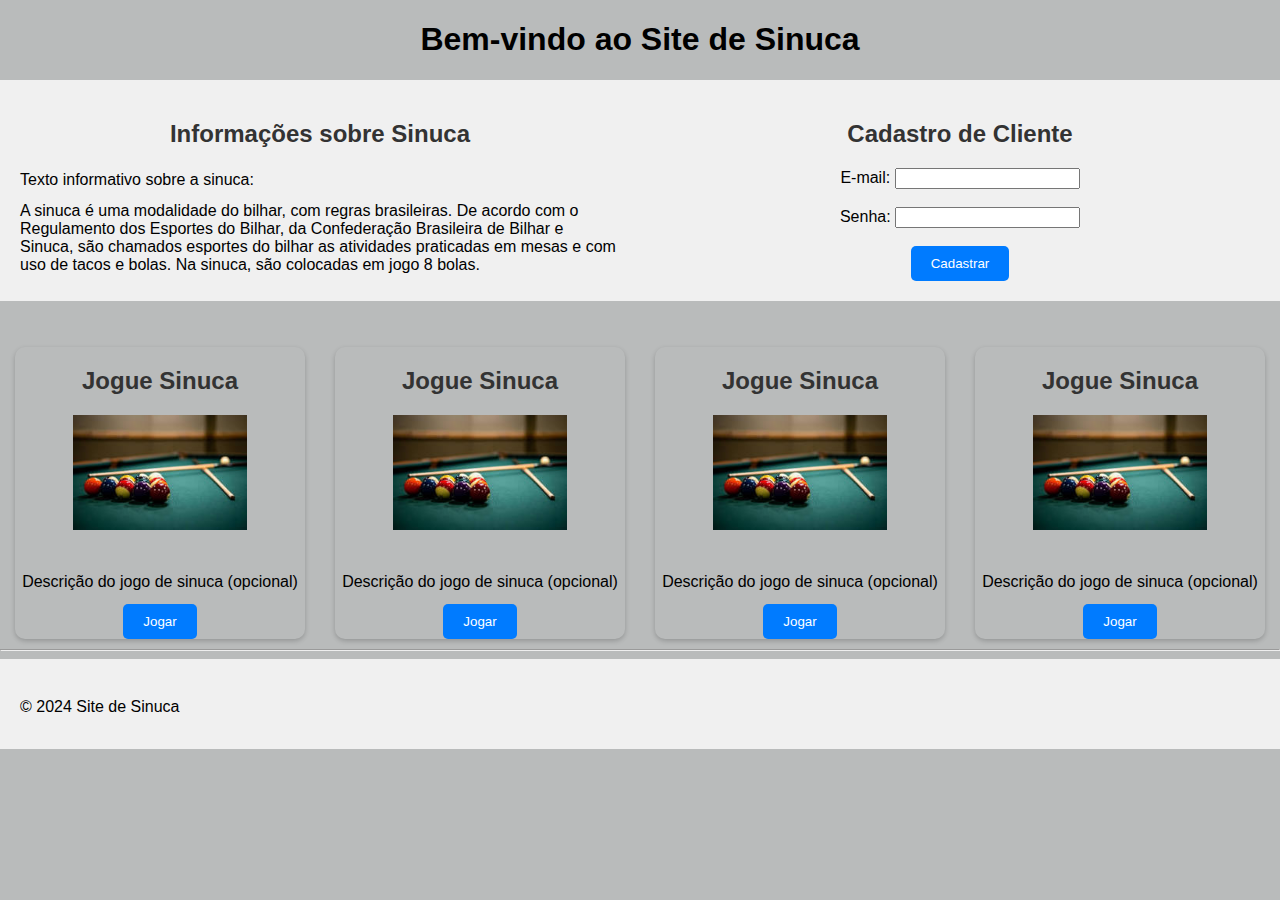
<file: JOAO_VINICIUS/index.html>
<!DOCTYPE html>
<html lang="en">
<head>
    <meta charset="UTF-8">
    <meta name="viewport" content="width=device-width, initial-scale=1.0">
    <link rel="stylesheet" href="style.css">
    <title>Site de Sinuca</title>
</head>
<body>
    <header>
        <h1>Bem-vindo ao Site de Sinuca</h1>
        
    </header>
        
    <main>
        <div class="principal">
            <section>
                <h2>Informações sobre Sinuca</h2>
                <p id="mensagem">Texto informativo sobre a sinuca:</p>
                A sinuca é uma modalidade do bilhar, com regras brasileiras. De acordo com o Regulamento dos Esportes do Bilhar, da Confederação Brasileira de Bilhar e Sinuca, são chamados esportes do bilhar as atividades praticadas em mesas e com uso de tacos e bolas. Na sinuca, são colocadas em jogo 8 bolas.
            </section>
            <section>
            <h2>Cadastro de Cliente</h2>
            <form id="cadastroForm">
                <label for="email">E-mail:</label>
                <input type="text" id="nome" name="nome" required><br><br>
                
                <label for="senha">Senha:</label>
                <input type="senha" id="senha" name="email" required><br><br>
                
                <button type="button" onclick="cadastrarCliente()">Cadastrar</button>
            </form>
            </section>
        </div>
        <p id="mensagem"></p>

        <script>
            function cadastrarCliente() {
                // Aqui você pode adicionar a lógica de cadastro, como envio do formulário para um backend
                const nome = document.getElementById('nome').value;
                const email = document.getElementById('email').value;

                // Exemplo simples de exibição de mensagem
                document.getElementById('mensagem').textContent = `Cliente ${nome} cadastrado com sucesso com o e-mail ${email}!`;
            }
        </script>
        <section1>
            <div class="card">
                <h2>Jogue Sinuca</h2>
                <img src="sinuca.jpeg" alt="Imagem do jogo de sinuca">
                <p>Descrição do jogo de sinuca (opcional)</p>
                <button type="button" onclick="cadastrarCliente()">Jogar</button>
            </div><div class="card">
                <h2>Jogue Sinuca</h2>
                <img src="sinuca.jpeg" alt="Imagem do jogo de sinuca">
                <p>Descrição do jogo de sinuca (opcional)</p>
                <button type="button" onclick="cadastrarCliente()">Jogar</button>
            </div><div class="card">
                <h2>Jogue Sinuca</h2>
                <img src="sinuca.jpeg" alt="Imagem do jogo de sinuca">
                <p>Descrição do jogo de sinuca (opcional)</p>
                <button type="button" onclick="cadastrarCliente()">Jogar</button>
            </div><div class="card">
                <h2>Jogue Sinuca</h2>
                <img src="sinuca.jpeg" alt="Imagem do jogo de sinuca">
                <p>Descrição do jogo de sinuca (opcional)</p>
                <button type="button" onclick="cadastrarCliente()">Jogar</button>
            </div>
        </section1>
    </main>
    <hr>
    <footer>
        <p>&copy; 2024 Site de Sinuca</p>
    </footer>
    <script src="script.js"></script>
</body>
</html>
</file>
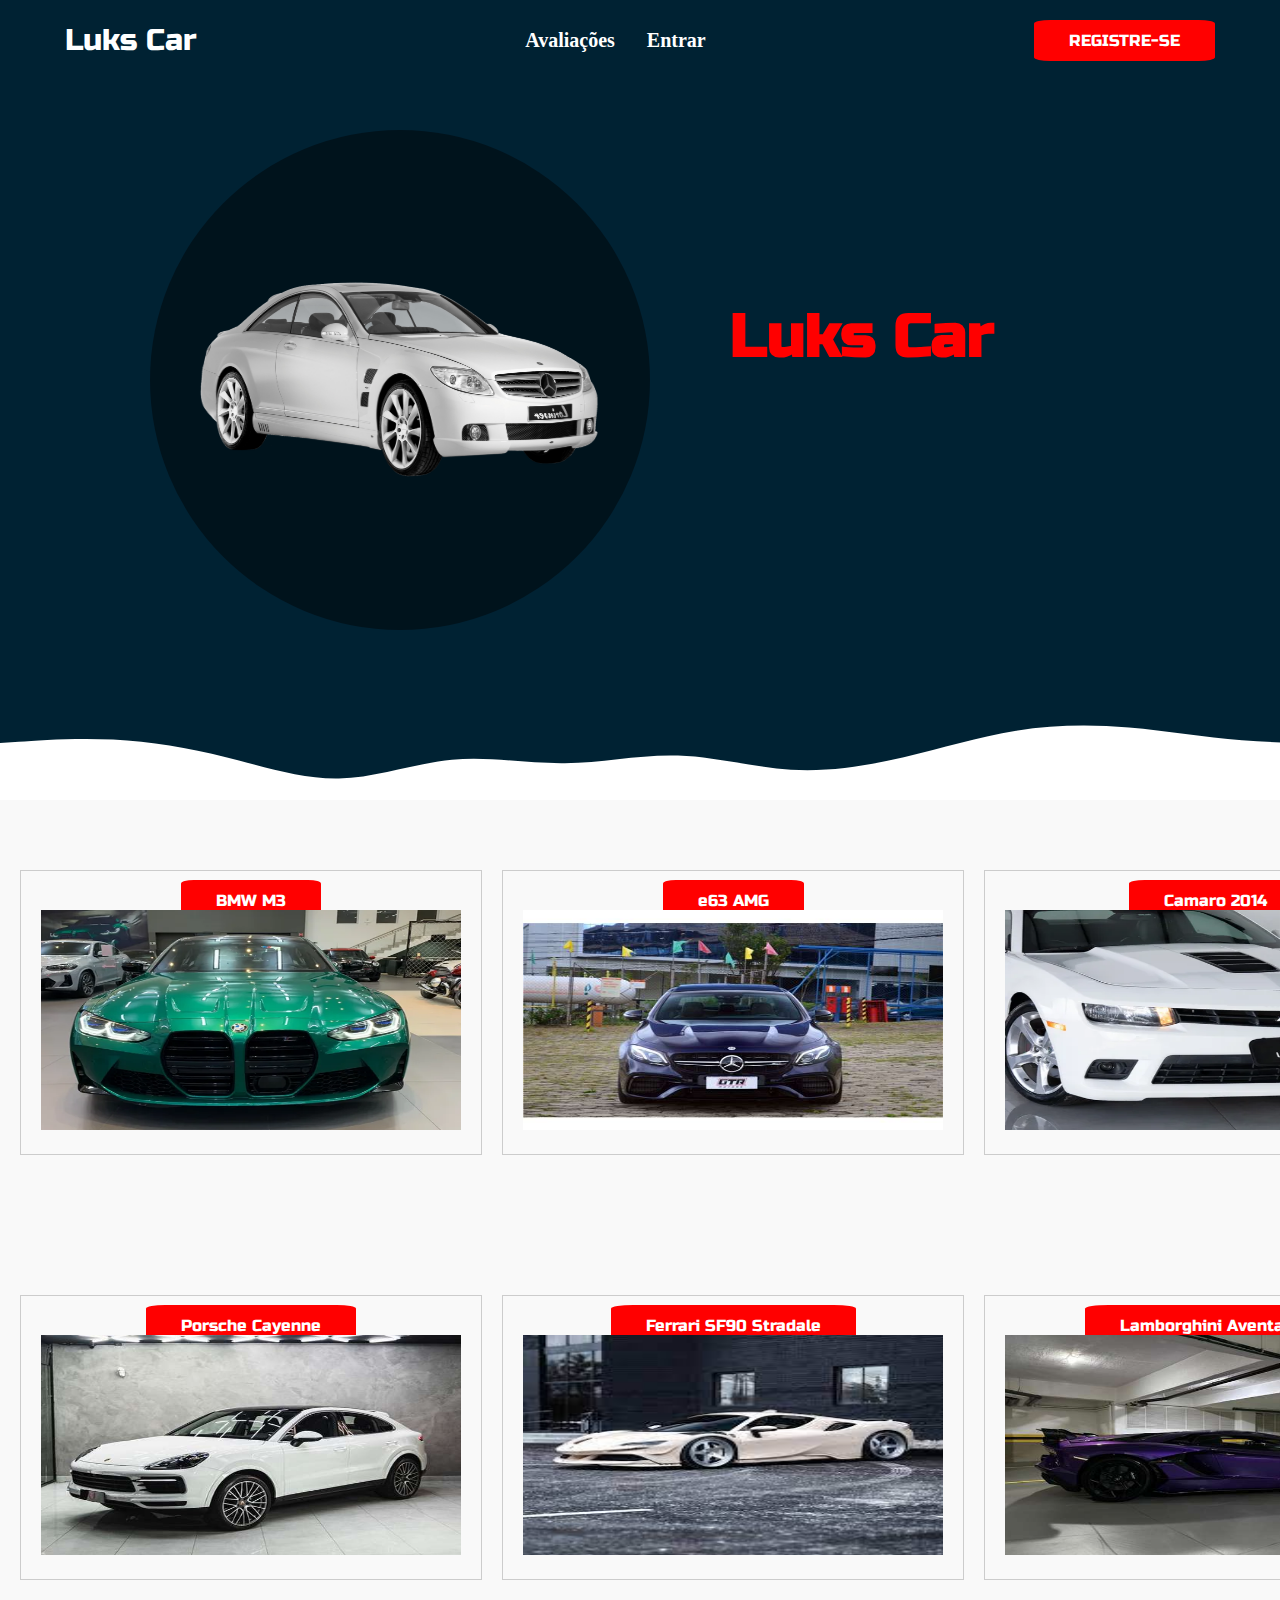
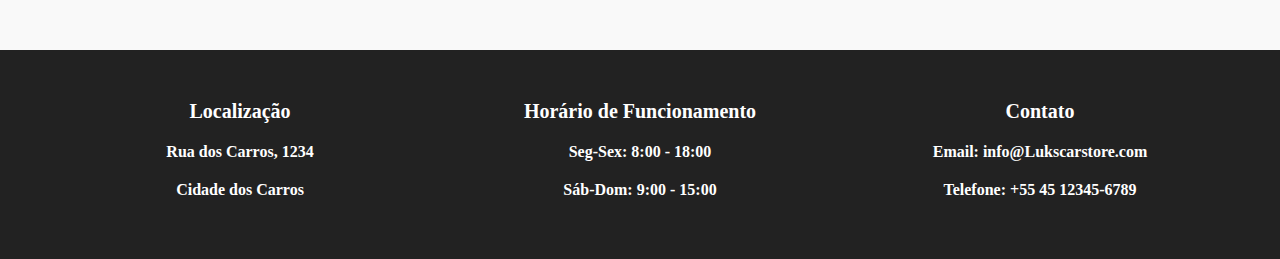
<file: pages/index.html>
<!DOCTYPE html>
<html lang="en">
<head>
    
    <meta charset="UTF-8">
    <meta name="viewport" content="width=device-width, initial-scale=1.0">
    <title>Luks Car Store - Home</title>
    <link rel="stylesheet" href="s.css">

    <link rel="preconnect" href="https://fonts.googleapis.com">
    <link rel="preconnect" href="https://fonts.gstatic.com" crossorigin>
    <link href="https://fonts.googleapis.com/css2?family=Archivo+Narrow:ital,wght@0,400..700;1,400..700&family=Russo+One&display=swap" rel="stylesheet">
    <style>
      .navbar {
      background-color: #333;
      padding: 15px;
    }
    .navbar a {
      color: white;
      text-decoration: none;
      padding: 10px;
      margin: 0 5px;
    }
    .navbar a:hover {
      background-color: #555;
    }
    .grid-container {
      display: grid;
      grid-template-columns: repeat(4, 1fr); /* Ajuste para 4 colunas */
      grid-gap: 20px;
      padding: 20px;
    }
    .card {
      background-color: #f0f0f0;
      padding: 20px;
      border-radius: 8px;
      box-shadow: 0 4px 8px rgba(0, 0, 0, 0.1);
      transition: transform 0.3s ease;
    }
    .card:hover {
      transform: translateY(-5px);
    }
    .card img {
      max-width: 100%;
      border-radius: 8px;
      margin-bottom: 10px;
    }
    #img{
        width: 250px;
        height: 250px;
    }
    #img1{
        width: 400px;
    }
    #img2{
        width: 400px;
    }
    </style>
</head>
<body>
    <nav>
        <div class="navegation-container"> 
            <div class="nav-left-container">
                <a href="index.html" id="logo-title"> Luks Car </a>
            </div>
            <div class="nav-mid-container">
                <ul class="item-list">
                    <li id="item-list-number1"><a href="review.html">Avaliações</a></li>
                    <li id="ite-list-number2"><a href="join.html">Entrar</a></li>
                </ul>
            </div>
            <div class="nav-right-container">
                <a href="register.html">REGISTRE-SE</a>
            </div>
        </div>
    </nav>
    <main>
        <div class="index-image-container">
            <img src="mercedes-car.png" width="420px" height="220px">
        </div>
        <div class="index-text-container"> 
            <h1>Luks Car</h1>
        </div>
    </main>
    <section class="reasons-section">
        <div class="grid-container">
            <div class="grid-item">
                <div class="nav-right-container">
                    <a href="M3.html">BMW M3</a>
                </div>
                <img src="m31.jpg" width="420px" height="220px">
            </div>
            <div class="grid-item">
                <div class="nav-right-container">
                    <a href="e63.html">e63 AMG</a>
                </div>
                <img src="e61.jpg" width="420px" height="220px">
            </div>
            <div class="grid-item">
                <div class="nav-right-container">
                    <a href="camaro.html">Camaro 2014</a>
                </div>
                <img src="cam3.jpg" width="420px" height="220px">
            </div>
        </div>
    </section>  
    <section class="reasons-section">
        <div class="grid-container">
         <div class="grid-item"><div class="nav-right-container">
            <a href="porsche.html">Porsche Cayenne</a>
         </div>
         <img src="porsche.jpg" width="420px" height="220px"></div>

         <div class="grid-item"><div class="nav-right-container">
            <a href="sf90.html">Ferrari SF90 Stradale</a>
         </div>
         <img src="sf901.jpeg" width="420px" height="220px"></div>
         
         <div class="grid-item"><div class="nav-right-container">
            <a href="aventador.html">Lamborghini Aventador</a>
         </div>
         <img src="aventador.jpg" width="420px" height="220px"></div>
       </div>
        
    </section>  
    
    
    <footer>
        <div class="footer-container">
            <div class="footer-left">
                <h3>Localização</h3>
                <p>Rua dos Carros, 1234</p>
                <p>Cidade dos Carros</p>
            </div>
            <div class="footer-mid">
                <h3>Horário de Funcionamento</h3>
                <p>Seg-Sex: 8:00 - 18:00</p>
                <p>Sáb-Dom: 9:00 - 15:00</p>
            </div>
            <div class="footer-right">
                <h3>Contato</h3>
                <p>Email: info@Lukscarstore.com</p>
                <p>Telefone: +55 45 12345-6789</p>
            </div>
        </div>
    </footer>
</body>
</html>
</file>
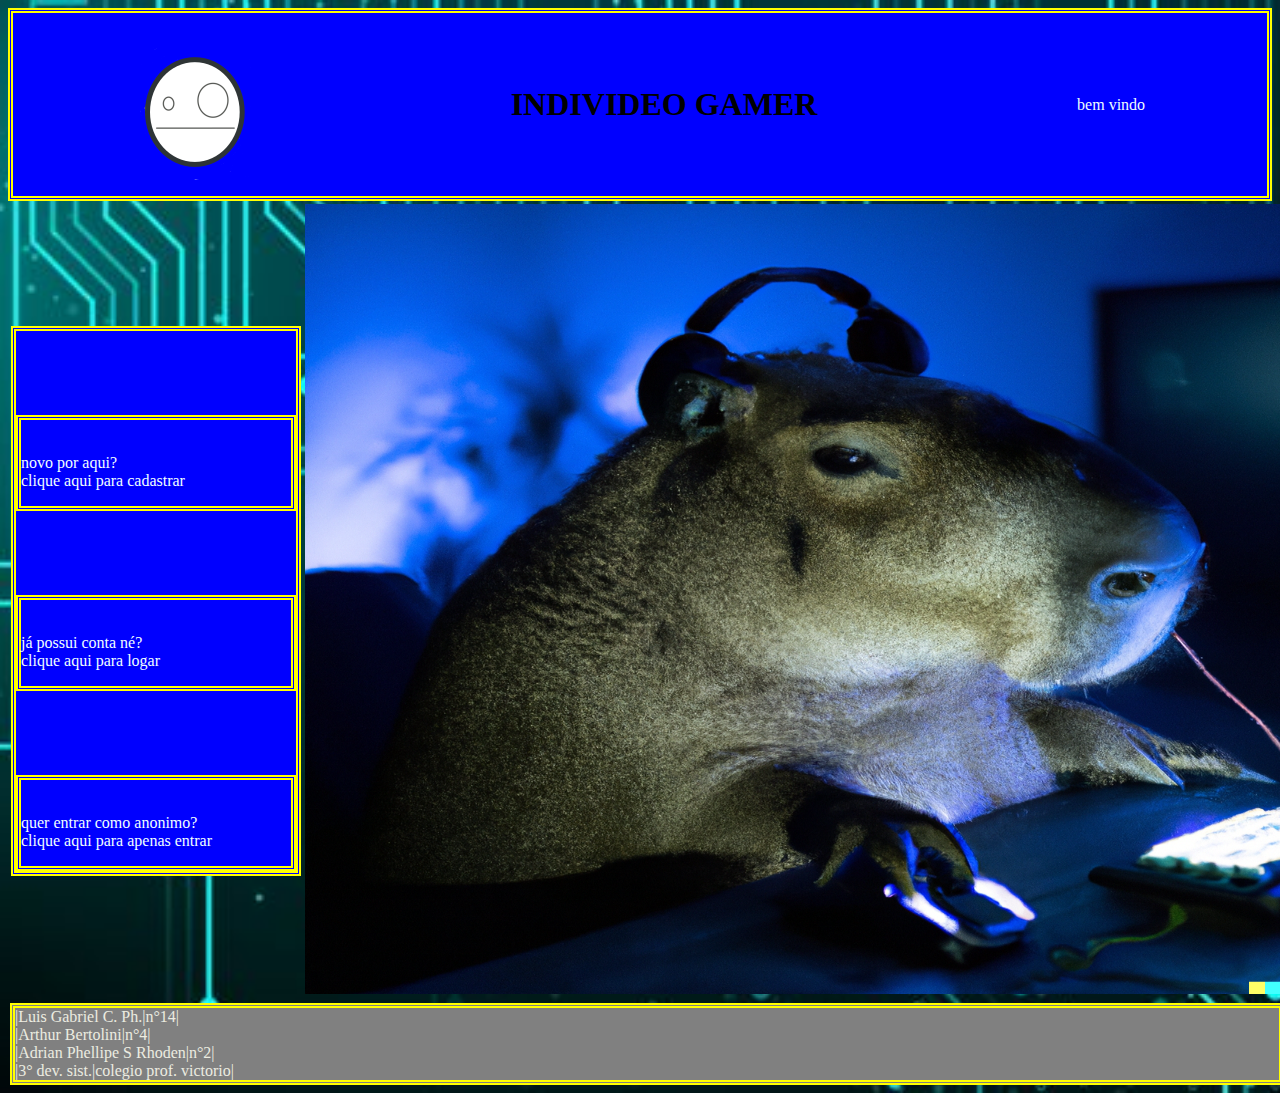
<file: resp/index.html>
<!DOCTYPE html>
<html lang="en">
<head>
    <meta charset="UTF-8">
    <meta name="viewport" content="width=device-width, initial-scale=1.0">
    <title>Document</title>
    
    <link rel="stylesheet" href="style.css">
</head>
<body>
    <header class="cabecalho">
    <div class="fiotao">
        <img src="img/individuo.png" alt="" class="cab_img">
        <h1 class="cab_tit">INDIVIDEO GAMER </h1>
        <P class="cab_slogan">bem vindo
        </P>
        </div>
    </header>
    
    <table id="tab">
        <tr id="tr">
            <td>
            <div id="div2">
                <a href=form.html>
                    <div id="div2a" >
                    <P><br>novo por aqui?<br>clique aqui para cadastrar<br></P>
                </div> </a>
            
                <a href=form2.html>
                    <div id="div2b" >
                    <p><br>já possui conta né?<br>clique aqui para logar<br></p>
                </div></a>
            
                <a href=form3.html>
                    <div id="div2c" >
                        <p><br>quer entrar como anonimo?<br>clique aqui para apenas entrar<br></p>
                    </div>
                </a>
        </td>
        <td>
            <div id="divcapi">
                <img id="capi" src="img/caipivara.png" >
            </div>
        </td>
            
    </table>  
    <div id="div3">
        |Luis Gabriel C. Ph.|n°14|<br>|Arthur Bertolini|n°4|<br>|Adrian Phellipe S Rhoden|n°2|<br>|3° dev. sist.|colegio prof. victorio|<font color="gray"> por favor me ajuda</font>
        </div>

</body>
</html>
</file>
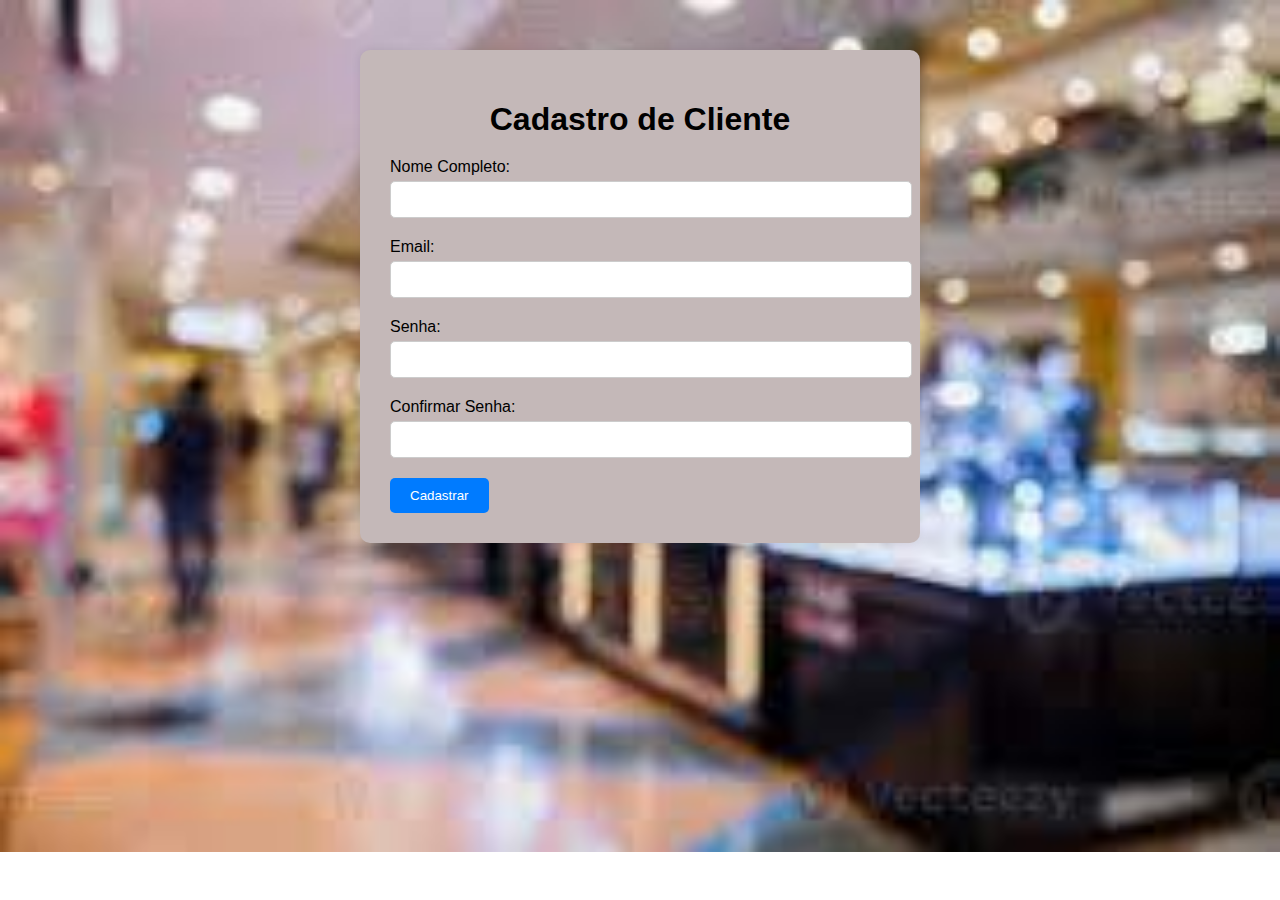
<file: joia/cliente.html>
<!DOCTYPE html>
<html lang="pt-br">
<head>
    <meta charset="UTF-8">
    <meta name="viewport" content="width=device-width, initial-scale=1.0">
    <title>Cadastro de Cliente</title>
    <link rel="stylesheet" href="cliente.css">
</head>
<body>
    <div class="container">
        <h1>Cadastro de Cliente</h1>
        <form action="#">
            <label for="nome">Nome Completo:</label>
            <input type="text" id="nome" name="nome" required>

            <label for="email">Email:</label>
            <input type="email" id="email" name="email" required>

            <label for="senha">Senha:</label>
            <input type="password" id="senha" name="senha" required>

            <label for="confirmarSenha">Confirmar Senha:</label>
            <input type="password" id="confirmarSenha" name="confirmarSenha" required>

            <button type="submit">Cadastrar</button>
        </form>
    </div>
</body>
</html>
</file>
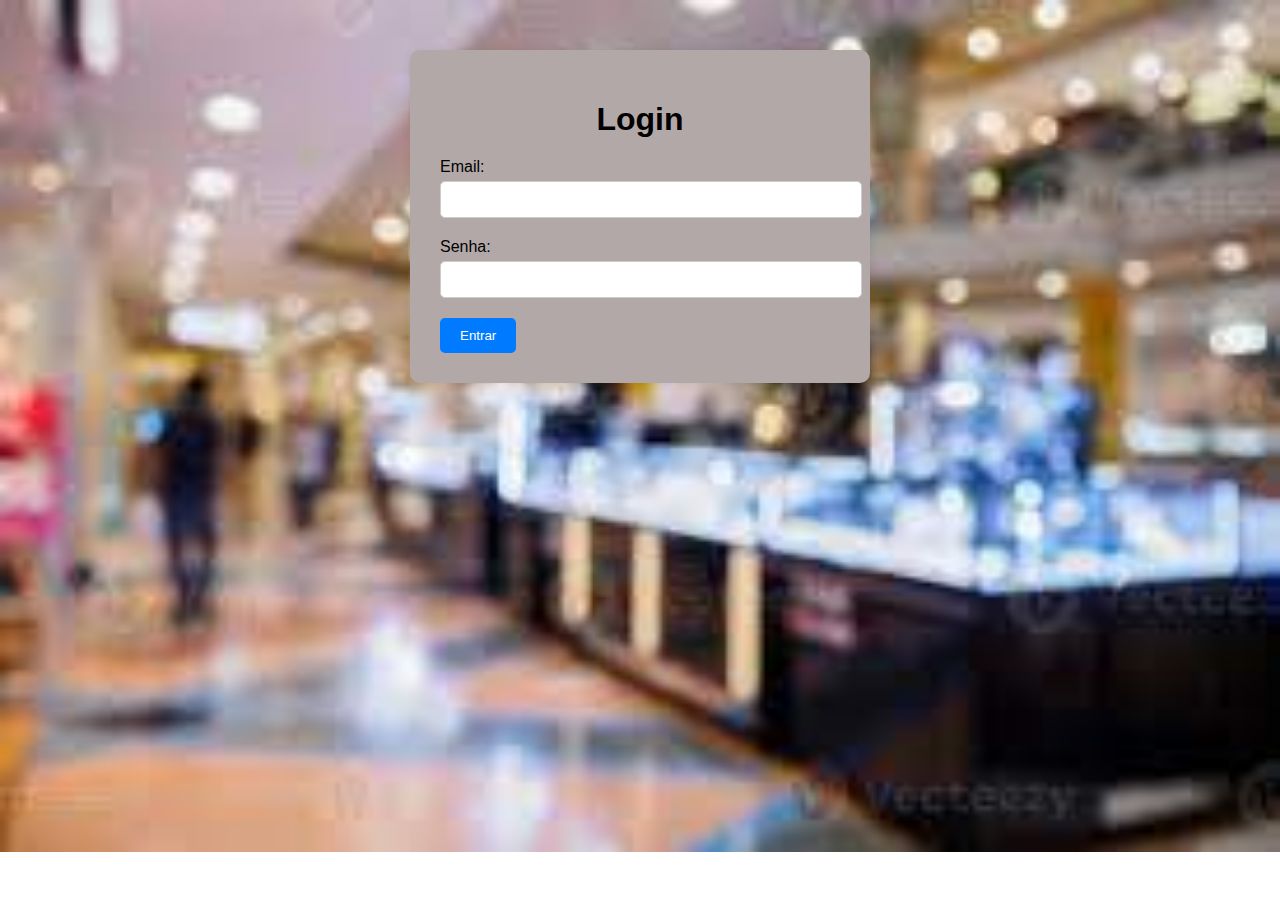
<file: joia/login.html>
<!DOCTYPE html>
<html lang="pt-br">
<head>
    <meta charset="UTF-8">
    <meta name="viewport" content="width=device-width, initial-scale=1.0">
    <title>Formulário de Login</title>
    <link rel="stylesheet" href="login.css">
</head>
<body>
    <div class="container">
        <h1>Login</h1>
        <form action="#">
            <label for="email">Email:</label>
            <input type="email" id="email" name="email" required>

            <label for="senha">Senha:</label>
            <input type="password" id="senha" name="senha" required>

            <button type="submit">Entrar</button>
        </form>
    </div>
</body>
</html>
</file>
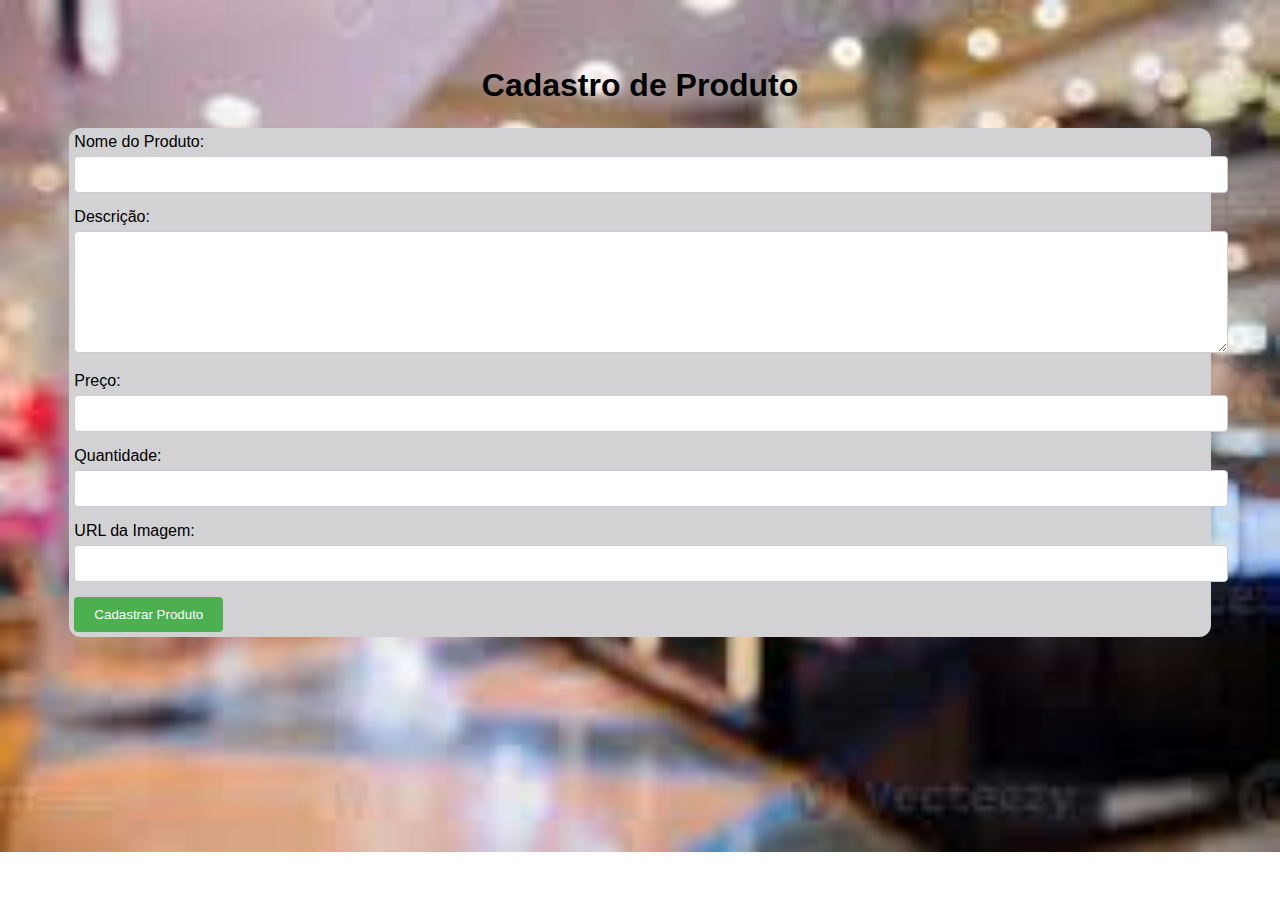
<file: joia/produto.html>
<!DOCTYPE html>
<html lang="pt-br">
<head>
  <meta charset="UTF-8">
  <meta name="viewport" content="width=device-width, initial-scale=1.0">
  <title>Cadastro de Produto</title>
  <link rel="stylesheet" href="produto.css">
</head>
<body>
  <h1>Cadastro de Produto</h1>
  <form action="" method="post">
    <section class="form-group">
      <label for="nome">Nome do Produto:</label>
      <input type="text" id="nome" name="nome" required>
    </section>
    <section class="form-group">
      <label for="descricao">Descrição:</label>
      <textarea id="descricao" name="descricao" required></textarea>
    </section>
    <section class="form-group">
      <label for="preco">Preço:</label>
      <input type="number" step="0.01" id="preco" name="preco" required>
    </section>
    <section class="form-group">
      <label for="quantidade">Quantidade:</label>
      <input type="number" id="quantidade" name="quantidade" required>
    </section>
    <section class="form-group">
      <label for="imagem">URL da Imagem:</label>
      <input type="url" id="imagem" name="imagem">
    </section>
    <div id="download-container" style="display: none;"> <a href="" id="download-link" target="_blank">Baixar Imagem</a>
    </div>
    <button type="submit">Cadastrar Produto</button>
  </form>
  <script>
    const imagemInput = document.getElementById('imagem');
    const downloadContainer = document.getElementById('download-container');
    const downloadLink = document.getElementById('download-link');

    imagemInput.addEventListener('input', function() {
      const imageUrl = this.value;
      if (imageUrl) {
        downloadLink.href = imageUrl;
        downloadContainer.style.display = 'block';
      } else {
        downloadContainer.style.display = 'none';
      }
    });
  </script>
</body>
</html>
</file>
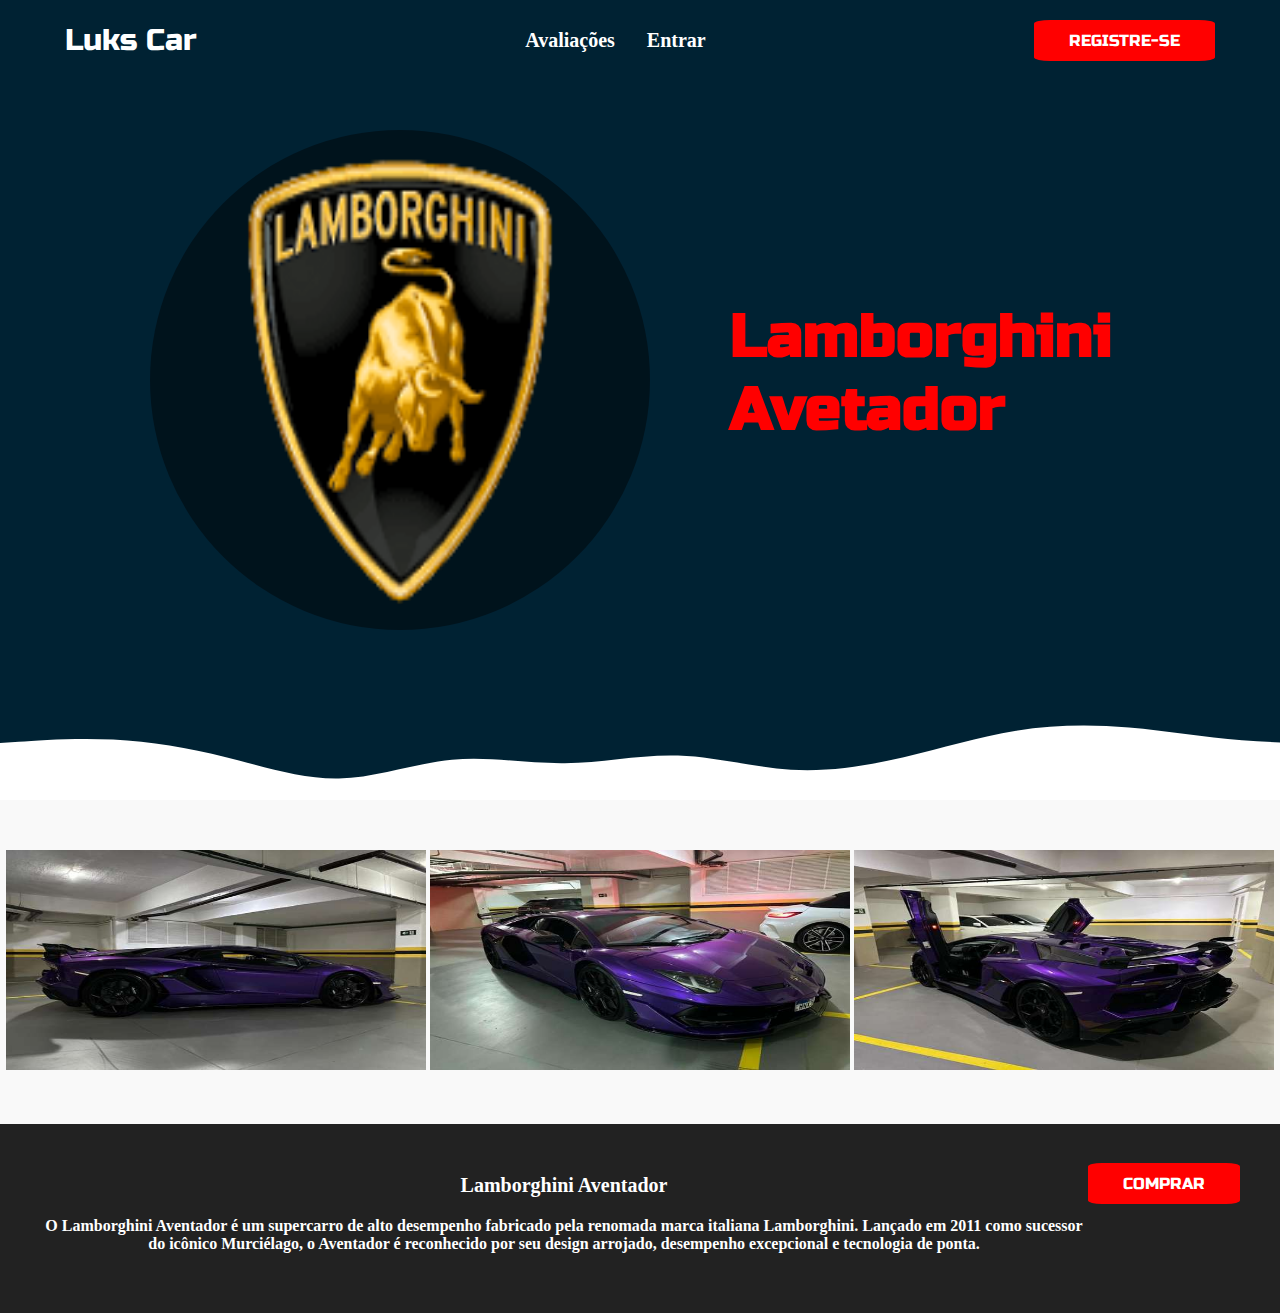
<file: pages/aventador.html>
<!DOCTYPE html>
<html lang="en">
<head>
    
    <meta charset="UTF-8">
    <meta name="viewport" content="width=device-width, initial-scale=1.0">
    <title>Luks Car Store - Home</title>
    <link rel="stylesheet" href="s.css">

    <link rel="preconnect" href="https://fonts.googleapis.com">
    <link rel="preconnect" href="https://fonts.gstatic.com" crossorigin>
    <link href="https://fonts.googleapis.com/css2?family=Archivo+Narrow:ital,wght@0,400..700;1,400..700&family=Russo+One&display=swap" rel="stylesheet">
    
</head>
<body>
    <nav>
        <div class="navegation-container"> 
            <div class="nav-left-container">
                <a href="index.html" id="logo-title"> Luks Car </a>
            </div>
            <div class="nav-mid-container">
                <ul class="item-list">
                    <li id="item-list-number1"><a href="review.html">Avaliações</a></li>
                    <li id="ite-list-number2"><a href="join.html">Entrar</a></li>
                </ul>
            </div>
            <div class="nav-right-container">
                <a href="register.html">REGISTRE-SE</a>
            </div>
        </div>
    </nav>
    <main>
        <div class="index-image-container">
            <img src="lamborghini1-Photoroom.png" width="700px" height="500px">
        </div>
        <div class="index-text-container"> 
            <h1>Lamborghini Avetador</h1>
        </div>
    </main>
    <section class="reasons-section">
        <div>
            <img src="aventador.jpg" width="420px" height="220px">
            <img src="aventador1.jpg" width="420px" height="220px">
            <img src="aventador3.jpg" width="420px" height="220px">
        </div>
    </section>  
    
    
    <footer>
        <div class="footer-container">
            <div class="footer-left">
                <h3>Lamborghini Aventador</h3>
                <p>O Lamborghini Aventador é um supercarro de alto desempenho fabricado pela renomada marca italiana Lamborghini. 
                    Lançado em 2011 como sucessor do icônico Murciélago, o Aventador é reconhecido por seu design arrojado, desempenho excepcional e tecnologia de ponta.</p>
            </div>
            <div class="nav-right-container">
                <a href="compra.html">COMPRAR</a>
            </div>
        </div>
    </footer>
</body>
</html>
</file>
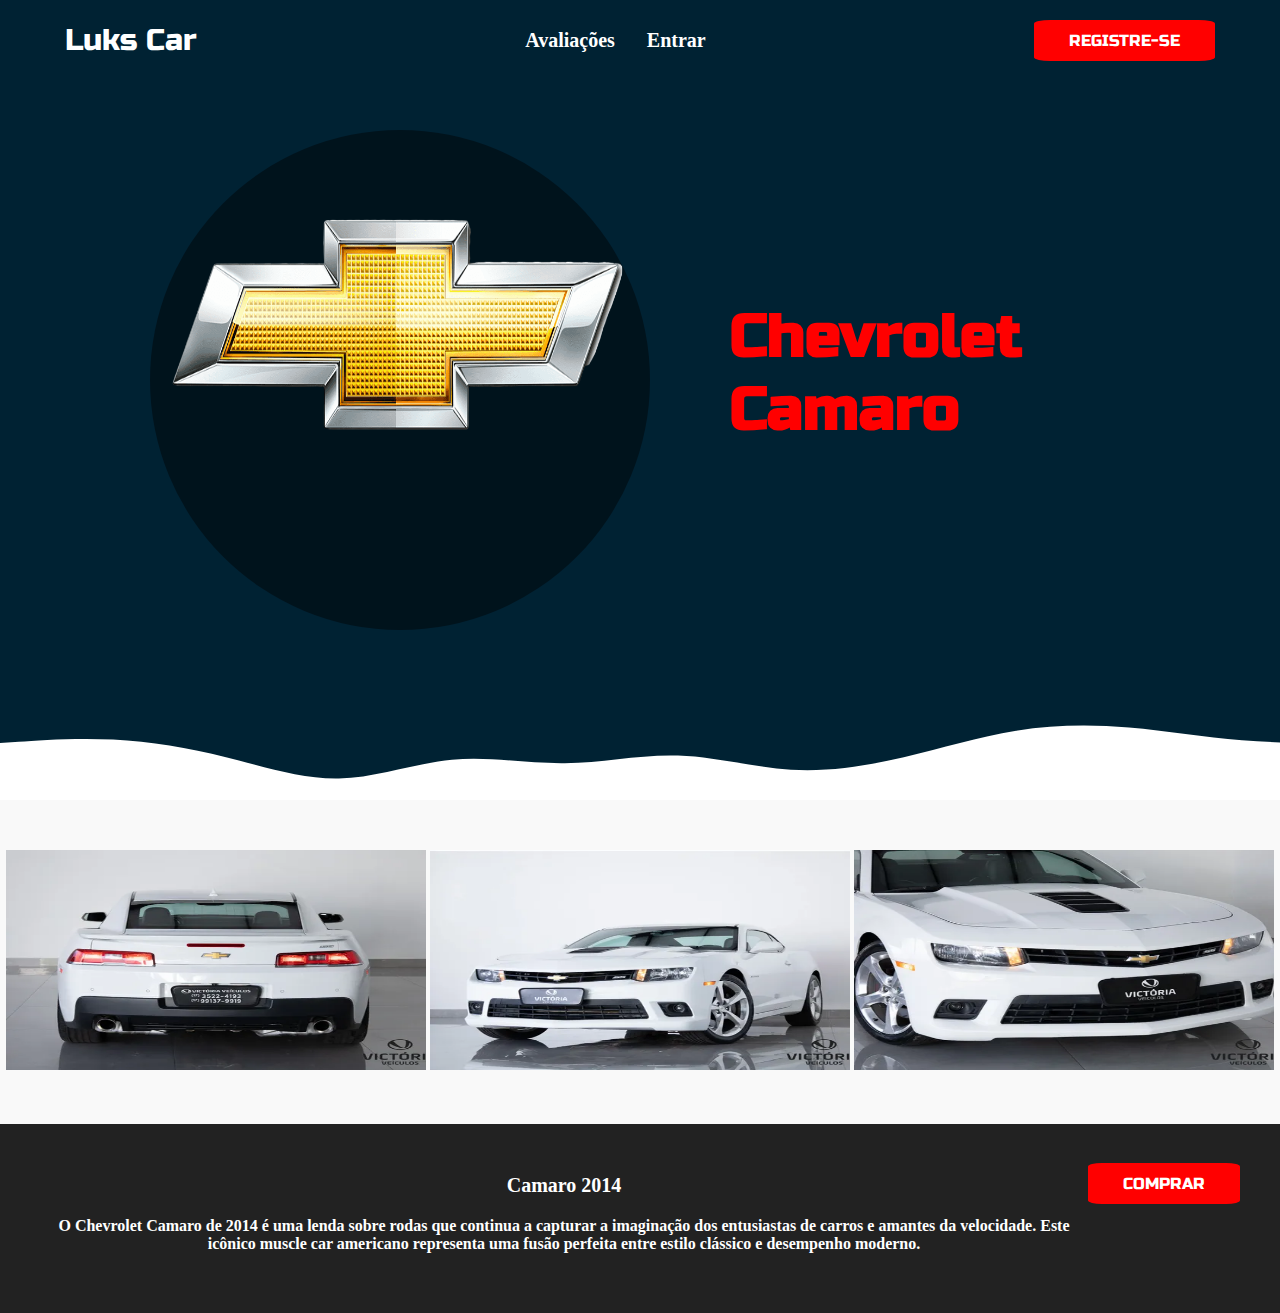
<file: pages/camaro.html>
<!DOCTYPE html>
<html lang="en">
<head>
    
    <meta charset="UTF-8">
    <meta name="viewport" content="width=device-width, initial-scale=1.0">
    <title>Luks Car Store - Home</title>
    <link rel="stylesheet" href="s.css">

    <link rel="preconnect" href="https://fonts.googleapis.com">
    <link rel="preconnect" href="https://fonts.gstatic.com" crossorigin>
    <link href="https://fonts.googleapis.com/css2?family=Archivo+Narrow:ital,wght@0,400..700;1,400..700&family=Russo+One&display=swap" rel="stylesheet">
    
</head>
<body>
    <nav>
        <div class="navegation-container"> 
            <div class="nav-left-container">
                <a href="index.html" id="logo-title"> Luks Car </a>
            </div>
            <div class="nav-mid-container">
                <ul class="item-list">
                    <li id="item-list-number1"><a href="review.html">Avaliações</a></li>
                    <li id="ite-list-number2"><a href="join.html">Entrar</a></li>
                </ul>
            </div>
            <div class="nav-right-container">
                <a href="register.html">REGISTRE-SE</a>
            </div>
        </div>
    </nav>
    <main>
        <div class="index-image-container">
            <img src="chevro.png" width="500px" height="400px">
        </div>
        <div class="index-text-container"> 
            <h1>Chevrolet Camaro</h1>
        </div>
    </main>
    <section class="reasons-section">
        <div>
            <img src="cam1.jpg" width="420px" height="220px">
            <img src="cam2.jpg" width="420px" height="220px">
            <img src="cam3.jpg" width="420px" height="220px">
        </div>
    </section>  
    
    
    <footer>
        <div class="footer-container">
            <div class="footer-left">
                <h3>Camaro 2014</h3>
                <p>O Chevrolet Camaro de 2014 é uma lenda sobre rodas que continua a capturar a imaginação dos entusiastas de carros e amantes da velocidade. 
                    Este icônico muscle car americano representa uma fusão perfeita entre estilo clássico e desempenho moderno.</p>
            </div>
            <div class="nav-right-container">
                <a href="compra.html">COMPRAR</a>
            </div>
        </div>
    </footer>
</body>
</html>
</file>
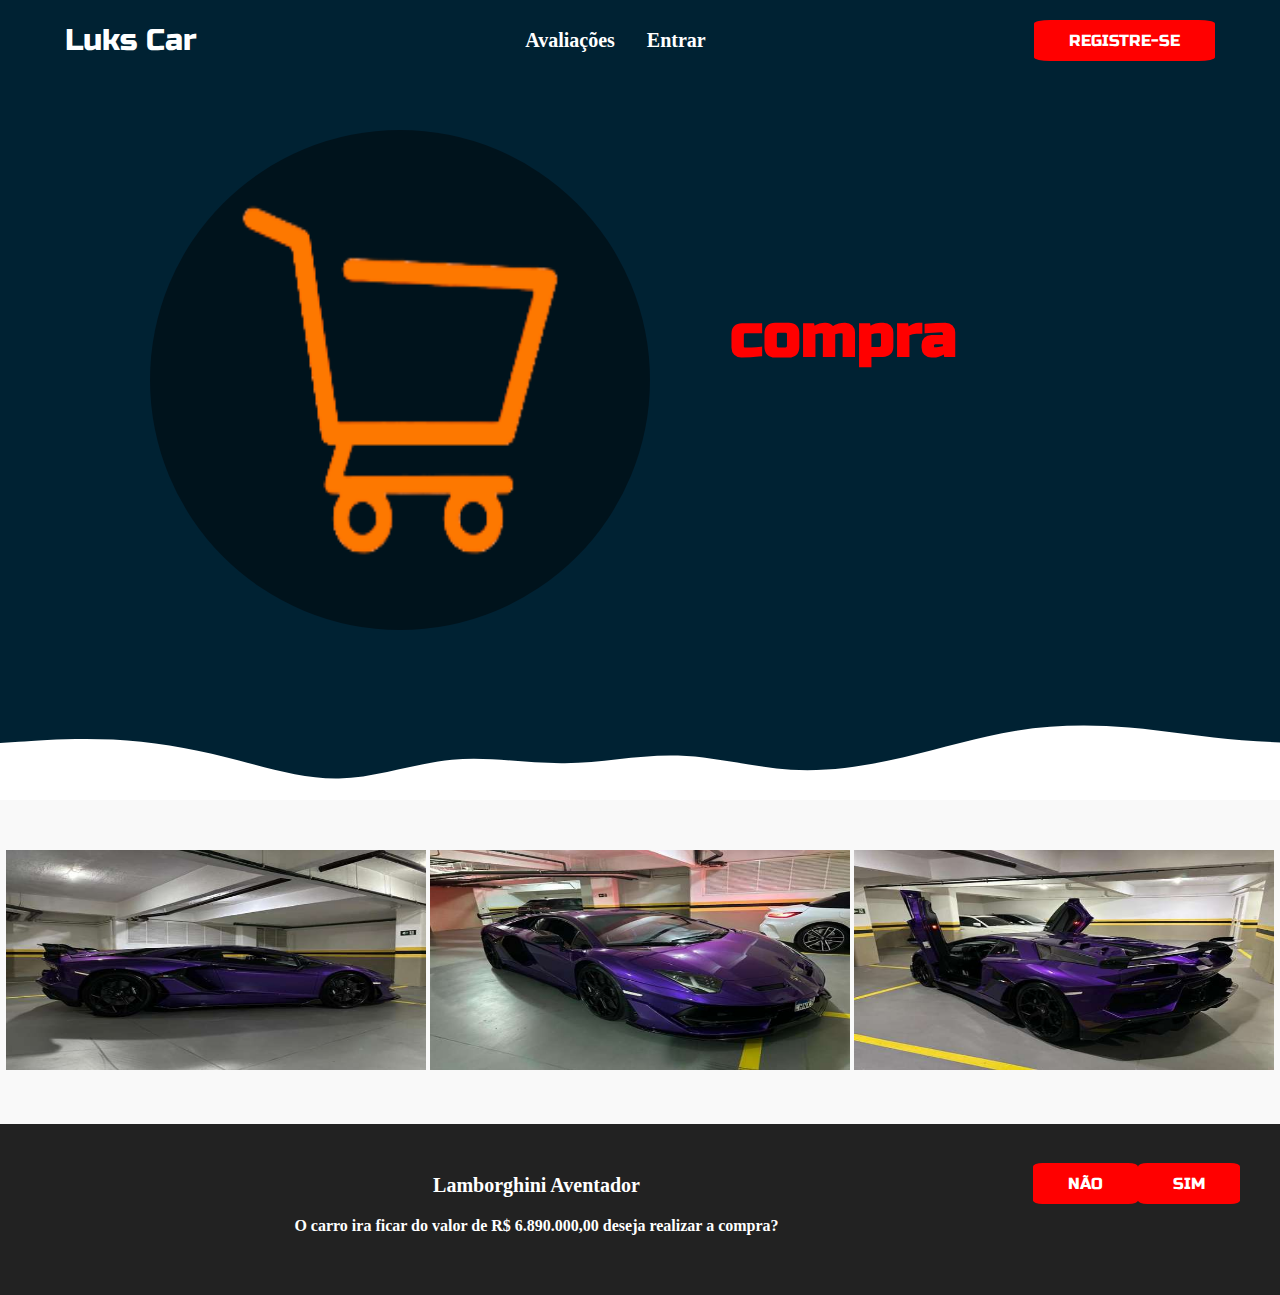
<file: pages/compra.html>
<!DOCTYPE html>
<html lang="en">
<head>
    
    <meta charset="UTF-8">
    <meta name="viewport" content="width=device-width, initial-scale=1.0">
    <title>Luks Car Store - Home</title>
    <link rel="stylesheet" href="s.css">

    <link rel="preconnect" href="https://fonts.googleapis.com">
    <link rel="preconnect" href="https://fonts.gstatic.com" crossorigin>
    <link href="https://fonts.googleapis.com/css2?family=Archivo+Narrow:ital,wght@0,400..700;1,400..700&family=Russo+One&display=swap" rel="stylesheet">
    
</head>
<body>
    <nav>
        <div class="navegation-container"> 
            <div class="nav-left-container">
                <a href="index.html" id="logo-title"> Luks Car </a>
            </div>
            <div class="nav-mid-container">
                <ul class="item-list">
                    <li id="item-list-number1"><a href="review.html">Avaliações</a></li>
                    <li id="ite-list-number2"><a href="join.html">Entrar</a></li>
                </ul>
            </div>
            <div class="nav-right-container">
                <a href="register.html">REGISTRE-SE</a>
            </div>
        </div>
    </nav>
    <main>
        <div class="index-image-container">
            <img src="compra1-Photoroom.png" width="600px" height="400px">
        </div>
        <div class="index-text-container"> 
            <h1>compra </h1>
        </div>
    </main>
    <section class="reasons-section">
        <div>
            <img src="aventador.jpg" width="420px" height="220px">
            <img src="aventador1.jpg" width="420px" height="220px">
            <img src="aventador3.jpg" width="420px" height="220px">
        </div>
    </section>  
    
    
    <footer>
        <div class="footer-container">
            <div class="footer-left">
                <h3>Lamborghini Aventador</h3>
                <p>O carro ira ficar do valor de R$ 6.890.000,00
                    deseja realizar a compra?
                </p>
                </div>
                <div class="nav-right-container">
                    <a href="aventador.html">NÃO</a>
                </div>
                <div class="nav-right-container">
                    <a href="confirmado.html">SIM</a>
                </div>
        </div>
    </footer>
</body>
</html>
</file>
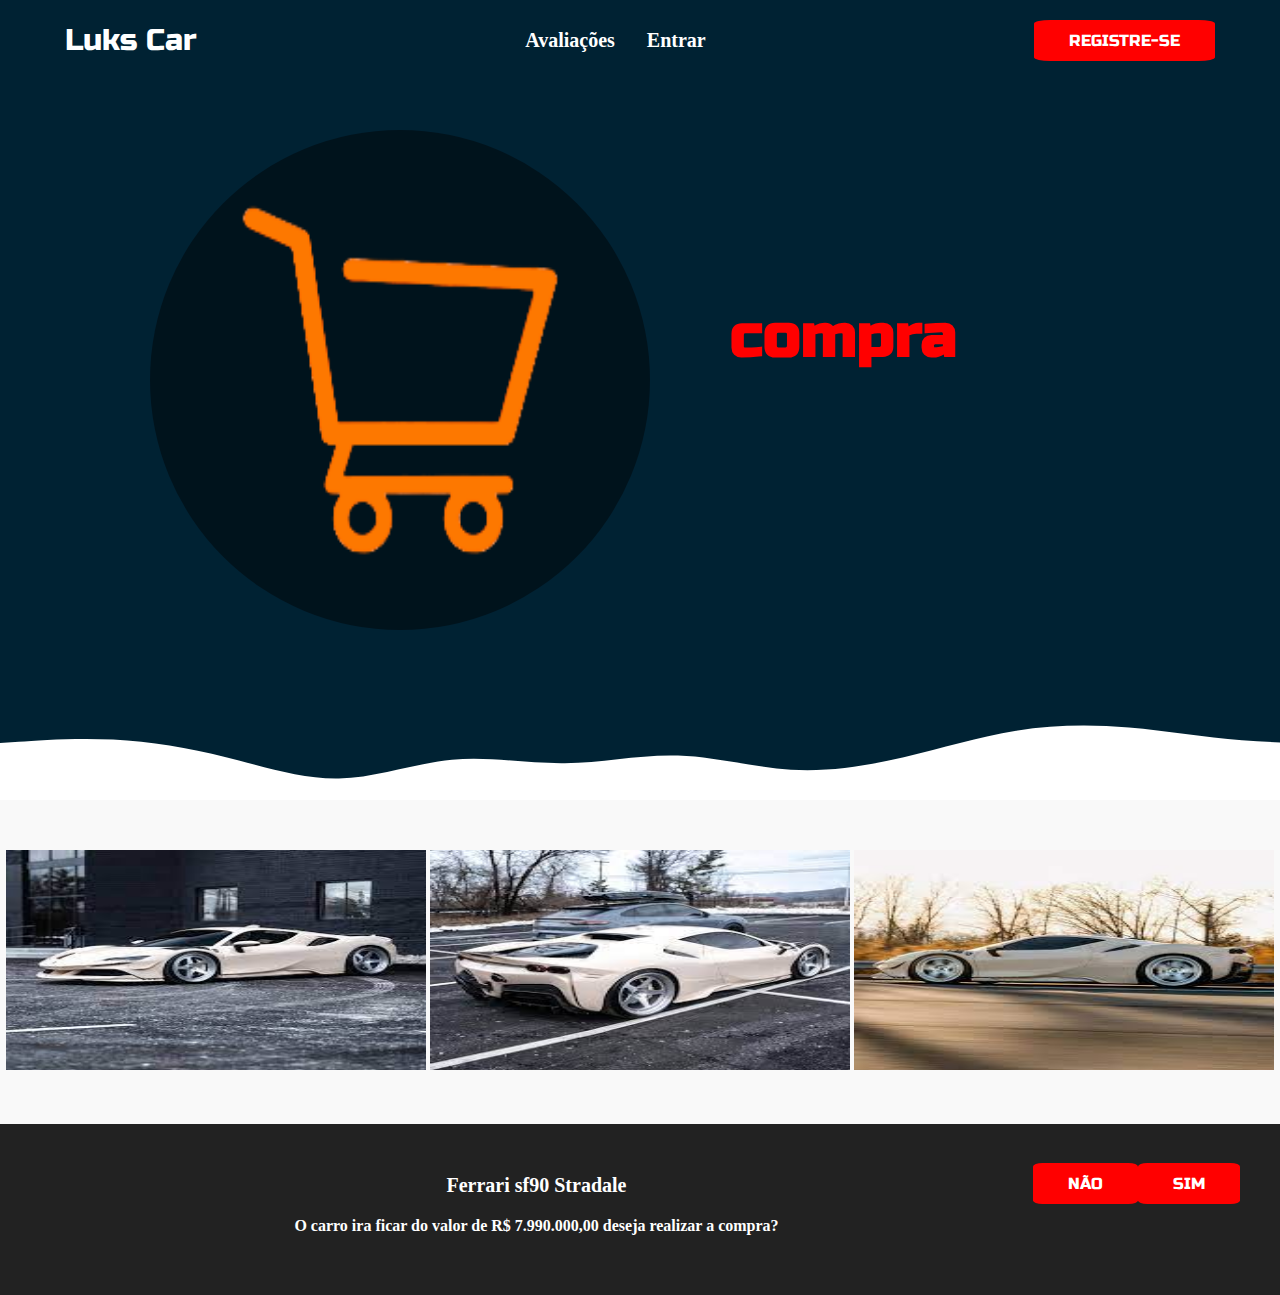
<file: pages/compra1.html>
<!DOCTYPE html>
<html lang="en">
<head>
    
    <meta charset="UTF-8">
    <meta name="viewport" content="width=device-width, initial-scale=1.0">
    <title>Luks Car Store - Home</title>
    <link rel="stylesheet" href="s.css">

    <link rel="preconnect" href="https://fonts.googleapis.com">
    <link rel="preconnect" href="https://fonts.gstatic.com" crossorigin>
    <link href="https://fonts.googleapis.com/css2?family=Archivo+Narrow:ital,wght@0,400..700;1,400..700&family=Russo+One&display=swap" rel="stylesheet">
    
</head>
<body>
    <nav>
        <div class="navegation-container"> 
            <div class="nav-left-container">
                <a href="index.html" id="logo-title"> Luks Car </a>
            </div>
            <div class="nav-mid-container">
                <ul class="item-list">
                    <li id="item-list-number1"><a href="review.html">Avaliações</a></li>
                    <li id="ite-list-number2"><a href="join.html">Entrar</a></li>
                </ul>
            </div>
            <div class="nav-right-container">
                <a href="register.html">REGISTRE-SE</a>
            </div>
        </div>
    </nav>
    <main>
        <div class="index-image-container">
            <img src="compra1-Photoroom.png" width="600px" height="400px">
        </div>
        <div class="index-text-container"> 
            <h1>compra </h1>
        </div>
    </main>
    <section class="reasons-section">
        <div>
            <img src="sf901.jpeg" width="420px" height="220px">
            <img src="s902.jpeg" width="420px" height="220px">
            <img src="sf903.jpeg" width="420px" height="220px">
        </div>
    </section>  
    
    
    <footer>
        <div class="footer-container">
            <div class="footer-left">
                <h3>Ferrari sf90 Stradale</h3>
                <p>O carro ira ficar do valor de R$ 7.990.000,00
                    deseja realizar a compra?
                </p>
                </div>
                <div class="nav-right-container">
                    <a href="sf90.html">NÃO</a>
                </div>
                <div class="nav-right-container">
                    <a href="confirmado.html">SIM</a>
                </div>
        </div>
    </footer>
</body>
</html>
</file>
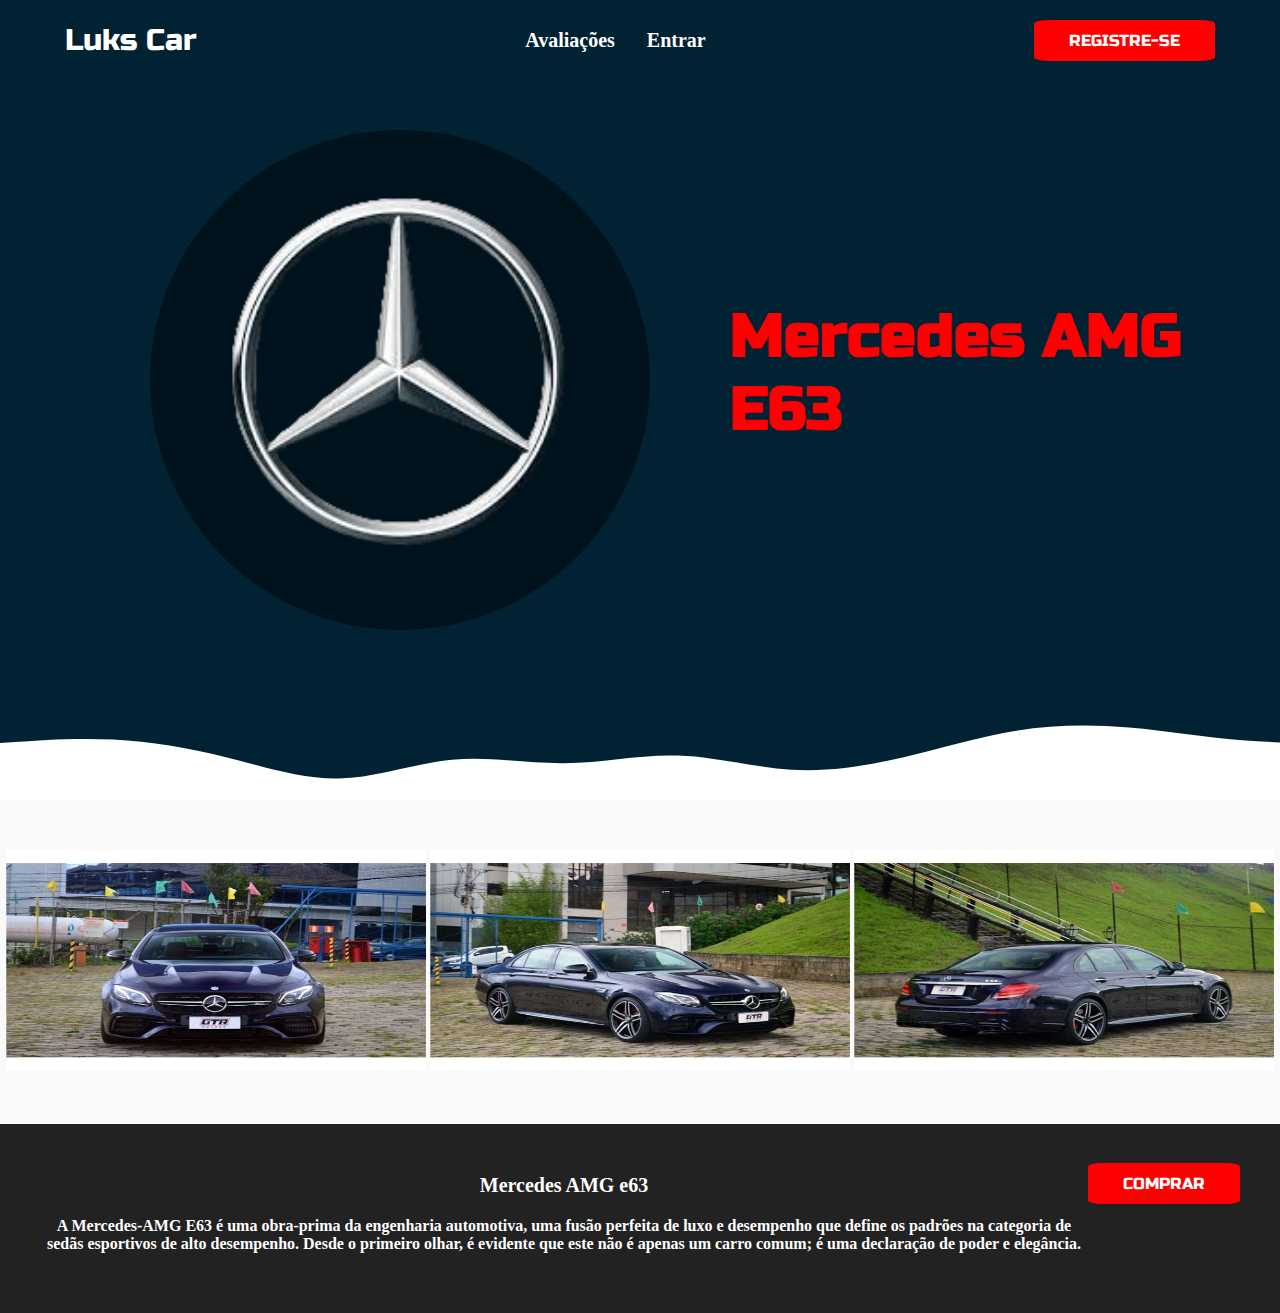
<file: pages/e63.html>
<!DOCTYPE html>
<html lang="en">
<head>
    
    <meta charset="UTF-8">
    <meta name="viewport" content="width=device-width, initial-scale=1.0">
    <title>KWCar Store - Home</title>
    <link rel="stylesheet" href="s.css">

    <link rel="preconnect" href="https://fonts.googleapis.com">
    <link rel="preconnect" href="https://fonts.gstatic.com" crossorigin>
    <link href="https://fonts.googleapis.com/css2?family=Archivo+Narrow:ital,wght@0,400..700;1,400..700&family=Russo+One&display=swap" rel="stylesheet">
    
</head>
<body>
    <nav>
        <div class="navegation-container"> 
            <div class="nav-left-container">
                <a href="index.html" id="logo-title"> Luks Car </a>
            </div>
            <div class="nav-mid-container">
                <ul class="item-list">
                    <li id="item-list-number1"><a href="review.html">Avaliações</a></li>
                    <li id="ite-list-number2"><a href="join.html">Entrar</a></li>
                </ul>
            </div>
            <div class="nav-right-container">
                <a href="register.html">REGISTRE-SE</a>
            </div>
        </div>
    </nav>
    <main>
        <div class="index-image-container">
            <img src="mercedes.png" width="420px" height="420px">
        </div>
        <div class="index-text-container"> 
            <h1>Mercedes AMG E63</h1>
        </div>
    </main>
    <section class="reasons-section">
        <div>
            <img src="e61.jpg" width="420px" height="220px">
            <img src="e62.jpg" width="420px" height="220px">
            <img src="e63.jpg" width="420px" height="220px">
        </div>
    </section>  
    
    
    <footer>
        <div class="footer-container">
            <div class="footer-left">
                <h3>Mercedes AMG e63</h3>
                <p>A Mercedes-AMG E63 é uma obra-prima da engenharia automotiva, 
                    uma fusão perfeita de luxo e desempenho que define os padrões na categoria de sedãs esportivos de alto desempenho. Desde o primeiro olhar, 
                    é evidente que este não é apenas um carro comum; é uma declaração de poder e elegância.</p>
            </div>
            <div class="nav-right-container">
                <a href="compra.html">COMPRAR</a>
            </div>
        </div>
    </footer>
</body>
</html>
</file>
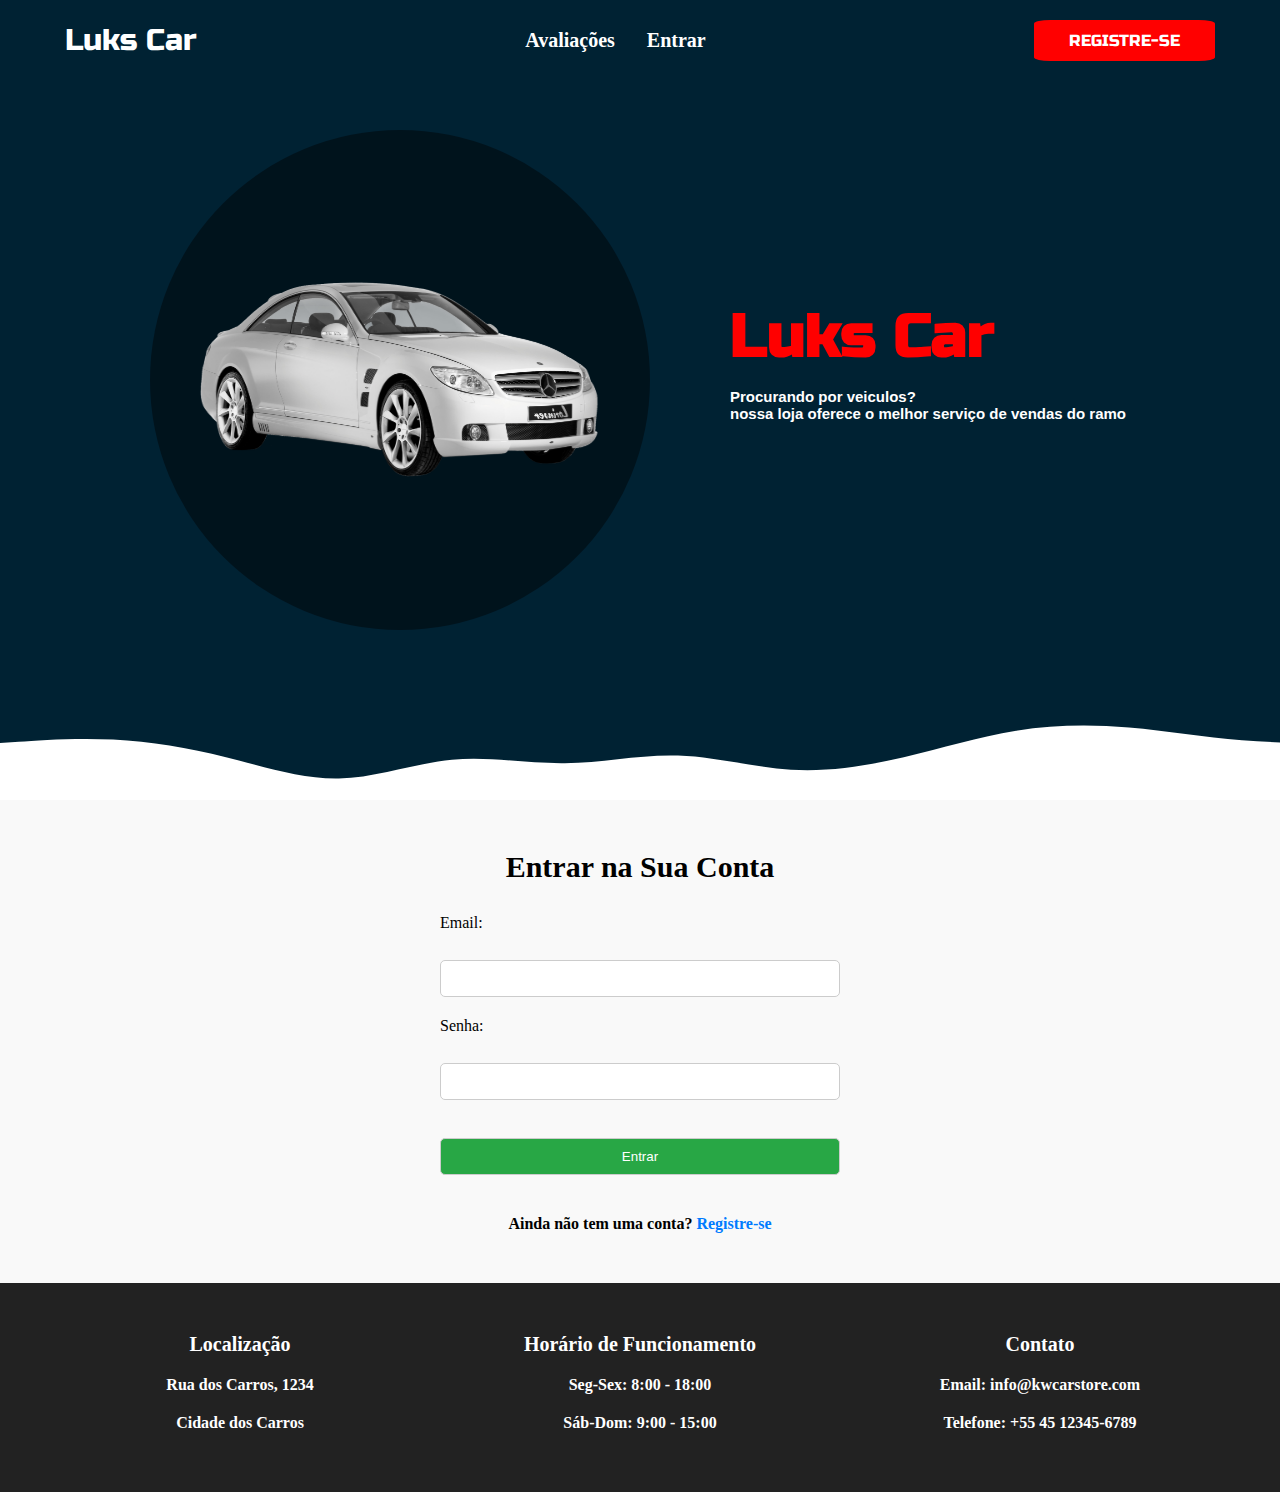
<file: pages/join.html>
<!DOCTYPE html>
<html lang="en">
<head>
    
    <meta charset="UTF-8">
    <meta name="viewport" content="width=device-width, initial-scale=1.0">
    <title>Luks Car Store - Home</title>
    <link rel="stylesheet" href="s.css">

    <link rel="preconnect" href="https://fonts.googleapis.com">
    <link rel="preconnect" href="https://fonts.gstatic.com" crossorigin>
    <link href="https://fonts.googleapis.com/css2?family=Archivo+Narrow:ital,wght@0,400..700;1,400..700&family=Russo+One&display=swap" rel="stylesheet">
</head>
<body>
    <nav>
        <div class="navegation-container"> 
            <div class="nav-left-container">
                <a href="index.html" id="logo-title"> Luks Car </a>
            </div>
            <div class="nav-mid-container">
                <ul class="item-list">
                    <li id="item-list-number1"><a href="review.html">Avaliações</a></li>
                    <li id="ite-list-number2"><a href="join.html">Entrar</a></li>
                </ul>
            </div>
            <div class="nav-right-container">
                <a href="register.html">REGISTRE-SE</a>
            </div>
        </div>
    </nav>
    <main>
        <div class="index-image-container">
            <img src="mercedes-car.png" width="420px" height="220px">
        </div>
        <div class="index-text-container"> 
            <h1>Luks Car</h1>
            <div class="index-sub-text-container">
                <h2>Procurando por veiculos?</h2>
                <h2>nossa loja oferece o melhor serviço de vendas do ramo</h2>
            </div>
        </div>
    </main>
    <section class="login-section">
        <div class="login-container">
            <h2>Entrar na Sua Conta</h2>
            <form action="/login" method="post">
                <label for="email">Email:</label><br>
                <input type="email" id="email" name="email"><br>
                <label for="password">Senha:</label><br>
                <input type="password" id="password" name="password"><br><br>
                <input type="submit" value="Entrar">
            </form>
            <p>Ainda não tem uma conta? <a href="register.html">Registre-se</a></p>
        </div>
    </section>
    <footer>
        <div class="footer-container">
            <div class="footer-left">
                <h3>Localização</h3>
                <p>Rua dos Carros, 1234</p>
                <p>Cidade dos Carros</p>
            </div>
            <div class="footer-mid">
                <h3>Horário de Funcionamento</h3>
                <p>Seg-Sex: 8:00 - 18:00</p>
                <p>Sáb-Dom: 9:00 - 15:00</p>
            </div>
            <div class="footer-right">
                <h3>Contato</h3>
                <p>Email: info@kwcarstore.com</p>
                <p>Telefone: +55 45 12345-6789</p>
            </div>
        </div>
    </footer>
</body>
</html>
</file>
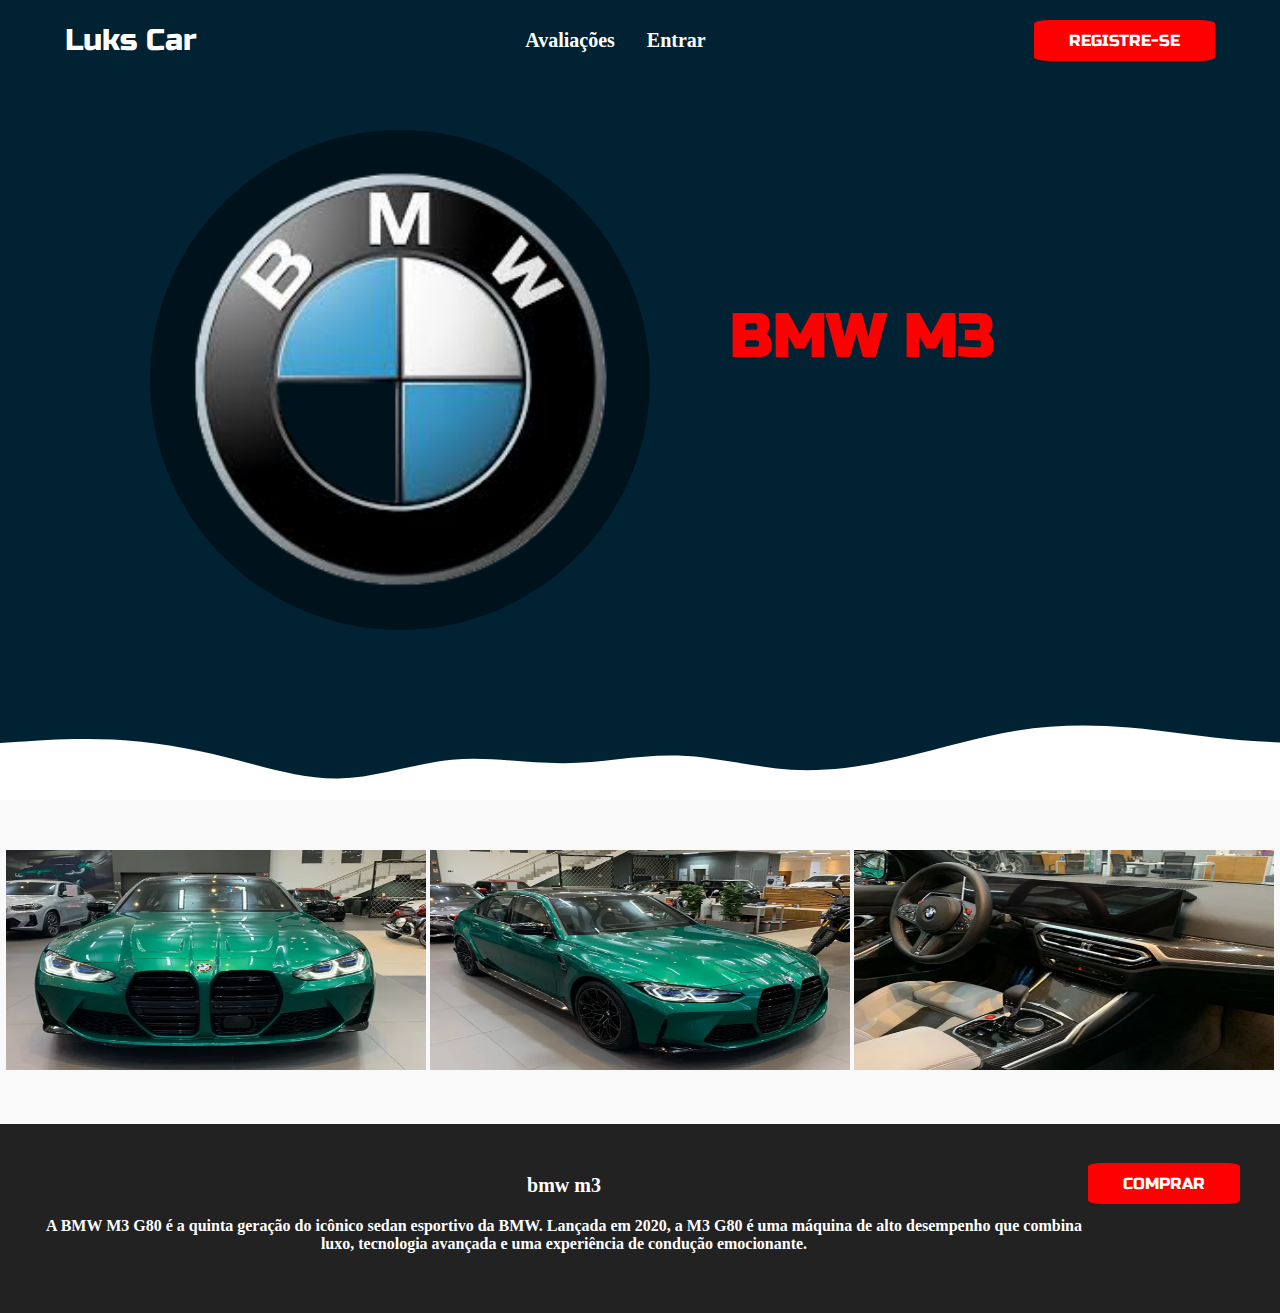
<file: pages/M3.html>
<!DOCTYPE html>
<html lang="en">
<head>
    
    <meta charset="UTF-8">
    <meta name="viewport" content="width=device-width, initial-scale=1.0">
    <title>Luks Car Store - Home</title>
    <link rel="stylesheet" href="s.css">

    <link rel="preconnect" href="https://fonts.googleapis.com">
    <link rel="preconnect" href="https://fonts.gstatic.com" crossorigin>
    <link href="https://fonts.googleapis.com/css2?family=Archivo+Narrow:ital,wght@0,400..700;1,400..700&family=Russo+One&display=swap" rel="stylesheet">
    
</head>
<body>
    <nav>
        <div class="navegation-container"> 
            <div class="nav-left-container">
                <a href="index.html" id="logo-title"> Luks Car </a>
            </div>
            <div class="nav-mid-container">
                <ul class="item-list">
                    <li id="item-list-number1"><a href="review.html">Avaliações</a></li>
                    <li id="ite-list-number2"><a href="join.html">Entrar</a></li>
                </ul>
            </div>
            <div class="nav-right-container">
                <a href="register.html">REGISTRE-SE</a>
            </div>
        </div>
    </nav>
    <main>
        <div class="index-image-container">
            <img src="bmw1.png" width="420px" height="420px">
        </div>
        <div class="index-text-container"> 
            <h1>BMW M3</h1>
        </div>
    </main>
    <section class="reasons-section">
        <div>
            <img src="m31.jpg" width="420px" height="220px">
            <img src="m32.jpg" width="420px" height="220px">
            <img src="m33.jpg" width="420px" height="220px">
        </div>
    </section>  
    
    
    <footer>
        <div class="footer-container">
            <div class="footer-left">
                <h3>bmw m3</h3>
                <p>A BMW M3 G80 é a quinta geração do icônico sedan esportivo da BMW. Lançada em 2020, a M3 G80 é uma máquina de alto desempenho
                     que combina luxo, tecnologia avançada e uma experiência de condução emocionante.</p>
            </div>
            <div class="nav-right-container">
                <a href="compra.html">COMPRAR</a>
            </div>
        </div>
    </footer>
</body>
</html>
</file>
<file: JOAO_VINICIUS/style.css>
body {
    font-family: Arial, sans-serif;
    margin: 0;
    padding: 0;
    background-color: rgb(185, 187, 187);
}

section, footer {
    padding: 20px;
    margin-bottom: 20px;
    background-color: #f0f0f0;
    width: 100%;
    
}


section1{
    display: flex;
}

.principal{
    display: flex ;
}

form, h2, h1{
    text-align: center;
}

.card {
    width: 290px; /* Ajuste a largura do card */
    margin: 10px auto; /* Centraliza o card na página */
    box-shadow: 0 2px 5px rgba(0, 0, 0, 0.2); /* Adiciona sombra ao card */
    border-radius: 10px; /* Arredonda os cantos do card */
    text-align: center; /* Centraliza o texto do card */
    margin-bottom: 2px ;
}

h2 {
    margin: 20px 0; /* Adiciona espaço acima e abaixo do título */
    color: #333; /* Define a cor do título */
}

img {
    width: 60%; /* Faz a imagem ocupar toda a largura do card */
    height: auto; /* Mantém a proporção da imagem */
    margin-bottom: 20px; /* Adiciona espaço abaixo da imagem */
}

p {
    margin-bottom: 10px; /* Adiciona espaço abaixo do parágrafo */
    line-height: 1.5; /* Ajusta o espaçamento entre as linhas do texto */
}

button {
    background-color: #007bff; /* Define a cor de fundo do botão */
    color: #fff; /* Define a cor do texto do botão */
    padding: 10px 20px; /* Define o padding do botão */
    border: none; /* Remove a borda do botão */
    border-radius: 5px; /* Arredonda os cantos do botão */
    cursor: pointer; /* Muda o cursor para o modo "mão" ao passar o mouse sobre o botão */
    transition: background-color 0.3s; /* Adiciona uma transição suave na cor de fundo do botão */
}

button:hover {
    background-color: #0056b3; /* Muda a cor de fundo do botão ao passar o mouse sobre ele */
}
</file>
<file: pages/s.css>
* {
    box-sizing: border-box;
    padding: 0;
    margin: 0;
    user-select: none;
}



body{
    background-image: url("body-background.svg");
    background-repeat: no-repeat;
    background-color: #ffffff
}
a {
    text-decoration: none;
    color: rgb(255, 255, 255);
}
nav .navegation-container {
    display: flex;
    align-items: center;
    justify-content: space-between;
    padding-top: 22px;
    padding-bottom: 22px;
    padding-left: 65px;
    padding-right: 65px;
    background-color: rgba(255, 255, 255, 0);
}
nav ul {
    display: flex;
    gap: 32px;
    list-style: none;
    font-size: 20px;
    font-weight: bold;
}
#logo-title {
    font-size: 30px;
    font-family: "Russo One", sans-serif;
    font-weight: 400;
    font-style: normal;
}
.nav-right-container a {
    background-color: rgb(255, 0, 0);
    padding: 11px;
    padding-left: 35px;
    padding-right: 35px;
    border-radius: 9%;
    color: white;
    font-family: "Russo One", sans-serif;
    font-weight: 400;
    font-style: normal;
}

.index-image-container {
    margin-left: 150px;
  
    margin-top: 50px;
    display: flex;
    align-items: center;
    justify-content: center;
    border-radius: 100%;
    background-color: rgba(0, 0, 0, 0.438);
    width: 500px;
    height: 500px;
}

main {
    display: flex;
}

.index-text-container {
    margin-left: 10px;
    font-size: 30px;
    margin-left: 80px;
    margin-top: 220px;
    font-family: "Russo One", sans-serif;
    color: rgb(255, 0, 0);
    width: 500px;
    height: 500px;
}
.index-sub-text-container {
    color: white;
    margin-top: 15px;
    
    font-size: 10px;
    font-family: Arial, Helvetica, sans-serif;
}

footer {
    background-color: #222;
    color: #fff;
    padding: 50px 0;
    text-align: center;
}

.footer-container {
    display: flex;
    justify-content: space-around;
    max-width: 1200px;
    margin: 0 auto;
}

.footer-left, .footer-mid, .footer-right {
    flex: 1;
}

.footer-left h3, .footer-mid h3, .footer-right h3 {
    font-size: 20px;
    margin-bottom: 20px;
}

.footer-left p, .footer-mid p, .footer-right p {
    font-size: 16px;
    margin-bottom: 10px;
}

.reasons-section {
    background-color: #f9f9f9;
    padding: 50px 0;
    text-align: center;
}

.reasons-container {
    max-width: 800px;
    margin: 0 auto;
}

.reasons-container h2 {
    font-size: 40px;
    font-family: "Russo One", sans-serif;
    margin-bottom: 30px;
}

.reasons-list {
    list-style: none;
    border: #222;
    border-style: groove;
    padding: 50px


}

.reasons-list li {
    font-size: 18px;
    margin-bottom: 20px;
}

.reviews-section {
    background-color: #f9f9f9;
    padding: 50px 0;
    text-align: center;
}

.reviews-container {
    max-width: 800px;
    margin: 0 auto;
}

.reviews-container h2 {
    font-size: 30px;
    margin-bottom: 30px;
}

.reviews-list {
    list-style: none;
    padding: 0;
}

.reviews-list li {
    margin-bottom: 40px;
}

blockquote {
    font-style: italic;
    font-size: 20px;
    margin-bottom: 10px;
}

blockquote::before {
    content: open-quote;
}

blockquote::after {
    content: close-quote;
}

p {
    font-weight: bold;
}

.login-section {
    background-color: #f9f9f9;
    padding: 50px 0;
    text-align: center;
}

.login-container {
    max-width: 400px;
    margin: 0 auto;
}

.login-container h2 {
    font-size: 30px;
    margin-bottom: 30px;
}

form {
    text-align: left;
}

label {
    display: block;
    margin-bottom: 10px;
}

input[type="email"],
input[type="password"],
input[type="submit"] {
    width: 100%;
    padding: 10px;
    margin-bottom: 20px;
    border: 1px solid #ccc;
    border-radius: 5px;
    box-sizing: border-box;
}

input[type="submit"] {
    background-color: #007bff;
    color: #fff;
    cursor: pointer;
}

input[type="submit"]:hover {
    background-color: #0056b3;
}

p {
    margin-top: 20px;
}

p a {
    color: #007bff;
    text-decoration: none;
}

p a:hover {
    text-decoration: underline;
}

.register-section {
    background-color: #f9f9f9;
    padding: 50px 0;
    text-align: center;
}

.register-container {
    max-width: 400px;
    margin: 0 auto;
}

.register-container h2 {
    font-size: 30px;
    margin-bottom: 30px;
}

form {
    text-align: left;
}

label {
    display: block;
    margin-bottom: 10px;
}

input[type="text"],
input[type="email"],
input[type="password"],
input[type="submit"] {
    width: 100%;
    padding: 10px;
    margin-bottom: 20px;
    border: 1px solid #ccc;
    border-radius: 5px;
    box-sizing: border-box;
}

input[type="submit"] {
    background-color: #28a745;
    color: #fff;
    cursor: pointer;
}

input[type="submit"]:hover {
    background-color: #218838;
}

.grid-container {
    display: grid;
    grid-template-columns: repeat(3, 1fr);
    gap: 20px;
}

.grid-item {
    border: 1px solid #ccc;
    padding: 20px;
}

table {
    width: 100%;
    border-collapse: collapse;
}

th, td {
    border: 1px solid #ddd;
    padding: 8px;
    text-align: left;
}

th {
    background-color: #f2f2f2;
}
</file>
<file: resp/style.css>
@import url(styles/header.css);
:root{
    --cor-de-fundo:rgb(0, 0, 255);
    --cor-cab:rgb(0, 0, 255);
    border-color: yellow;
    
    
}

body{
    background-color : var(--cor-de-fundo);
    background: url(img/background.jpg);
    background-size:cover;
    background-repeat:no-repeat;
   
   
}

p{
    color:azure;
}
#div1{
    font-style:inherit;
    text-decoration: dotted;
}
#div2{
    background-color:rgb(0, 0, 255);
    border: 5px;
    border-style:double;
    border-color:  yellow;
    align-items:center;
   
}
#div2a{
    background-color:rgb(0, 0, 255); 
    border: 5px;
    border-style:double;
    border-color:  yellow;
    height:auto;
    width: 270px;
    margin-top: 30%;
    
    
}

#div2b{
    background-color:rgb(0, 0, 255);
    border: 5px;
    border-style:double;
    border-color:  yellow;
    height:auto;
    width: 270px;
    margin-top: 30%;
}

#div2c{
    background-color:rgb(0, 0, 255);
    border: 5px;
    border-style:double;
    border-color:  yellow;
    height:auto;
    width: 270px;
    margin-top: 30%;
    
    
}
#div2f{
    background-color:rgb(0, 0, 255);
    border: 5px;
    border-style:double;
    border-color:  yellow;
    margin-top: 10px;
    
}
fieldset{
    display: flex;
    flex-direction: column;

}
form{
    display: flex;
    flex-direction: column;
}

#div2g{
    background-color:rgb(0, 0, 255);
    display:list-item;
    align-items:center;
    border: 5px;
    border-style:double;
    border-color:  yellow;
    /*margin-top: -350px;
    margin-left:930px;*/
    text-align: center;
}
#divgb{
    text-align: center;
    height: 50px;
    width: 150px;
}
#div2h{
    background-color:rgb(3, 3, 121);
    align-items:center;
    border: 5px;
    border-style:double;
    border-color:  yellow;
    margin-top: 10px;
    
}
#div3{
    background-color: gray;
    margin: 2px;
    bottom: 0px;
    display:flex;
    width: 100%;
    color: rgb(236, 236, 225);
    align-items:center;
    border: 5px;
    border-style:double;
    border-color:  yellow;
   
    

}
#capi{
    height:790px;
    width:1024px;
    margin-right: 0px;
}
#borda{
    
    margin-left: 35%;
    border-style:double;
    border-color:  yellow;
    background-color: rgba(255, 255, 255, 0.545);
}
#produto{
    height:150px;
    width:150px;
}
#pro{
    background-color:rgb(3, 3, 121);
    border: 5px;
    border-style:double;
    border-color:  yellow;
    height:100px;
    width:20%
}
#setup{
    height:680px;
    width:680px;
    margin-right: 0px;
}
#demo{
    height:450px;
    width:450px;
    margin-left: 0px;
}
#tab{
    height:250px;
    border: 5px;
    align-items:center; 
    
}
#tab2{
    margin-left: 50px;
    border: 5px;
    align-items:center; 
    
}
#tab3{
    margin-left: 27%;  
    align-items:center;
    

}
#info{
    margin-left: 50px;
    border: 5px;
    border-style:double;
    border-color:  yellow;
    background-color:rgba(198, 198, 255, 0.39);
    height:300px; 
}
#demoimg{
    background-color:rgba(198, 198, 255, 0.39);
    margin-right: 50px;
    border: 5px;
    border-style:double;
    border-color:  yellow;
    align-items: normal;
    height:300px; 
}
#name{
    margin-top: -100px;
    height:50px;
    width:355px;
    border: 5px;
    border-style:double;
    border-color: rgba(0, 0, 0, 0.545);
    text-align: center;
    background-color: rgba(255, 255, 255, 0.545);
}
#opcoes{
    margin-top: 3px;
    align-items: baseline;
    background-color: rgba(255, 255, 255, 0.545);
    border: 2px;
    border-style:solid;
    border-color:  yellow;   
}
#itens{
    background-color: rgba(255, 255, 255, 0.545);
    border: 2px;
    border-style:solid;
    border-color:  yellow;   
}
#title{
    background-color: rgba(255, 255, 255);
    border: 2px;
    border-style:solid;
    border-color:  yellow;
}
button{
    background-color: rgb(13, 10, 167);
    
}
</file>
<file: joia/cliente.css>
body {
    font-family: sans-serif;
    margin: 0;
    padding: 0;
    background: url(download.jpeg);
    background-repeat: no-repeat;
    background-size: cover;
}

.container {
    width: 500px;
    margin: 50px auto;
    background-color: #c4b8b8;
    padding: 30px;
    border-radius: 10px;
    box-shadow: 0 0 10px rgba(0, 0, 0, 0.1);
}

h1 {
    text-align: center;
    margin-bottom: 20px;
}

label {
    display: block;
    margin-bottom: 5px;
}

input[type="text"],
input[type="email"],
input[type="password"] {
    width: 100%;
    padding: 10px;
    border: 1px solid #ccc;
    border-radius: 5px;
    margin-bottom: 20px;
}

button {
    background-color: #007bff;
    color: #fff;
    padding: 10px 20px;
    border: none;
    border-radius: 5px;
    cursor: pointer;
}

button:hover {
    background-color: #0056b3;
}
</file>
<file: joia/login.css>
body {
    font-family: sans-serif;
    margin: 0;
    padding: 0;
    background: url(download.jpeg);
    background-repeat: no-repeat;
    background-size: cover;
}

.container {
    width: 400px;
    margin: 50px auto;
    background-color: #b3a8a8;
    padding: 30px;
    border-radius: 10px;
    box-shadow: 0 0 10px rgba(0, 0, 0, 0.1);
}

h1 {
    text-align: center;
    margin-bottom: 20px;
}

label {
    display: block;
    margin-bottom: 5px;
}

input[type="email"],
input[type="password"] {
    width: 100%;
    padding: 10px;
    border: 1px solid #ccc;
    border-radius: 5px;
    margin-bottom: 20px;
}

button {
    background-color: #007bff;
    color: #fff;
    padding: 10px 20px;
    border: none;
    border-radius: 5px;
    cursor: pointer;
}

button:hover {
    background-color: #0056b3;
}
</file>
<file: joia/produto.css>
body {
    font-family: Arial, sans-serif;
    margin: 0;
    padding: 2cqmax;
    background: url(download.jpeg);
    background-repeat: no-repeat;
    background-size: cover;
  }

  h1 {
    text-align: center;
  }
  
  .form-group {
    margin-bottom: 15px;
  }
  
  label {
    display: block;
    margin-bottom: 5px;
  }
  
  input, textarea {
    width: 100%;
    padding: 10px;
    border: 1px solid #ccc;
    border-radius: 4px;
  }
  
  textarea {
    height: 100px;
  }
  
  button {
    background-color: #4CAF50;
    color: white;
    padding: 10px 20px;
    border: none;
    border-radius: 4px;
    cursor: pointer;
  }
  
  button:hover {
    background-color: #45A049;
  }
  #download-container {
    margin-top: 15px;
  }
  
  #download-link {
    text-decoration: none;
    color: #4CAF50;
  }
  
  #download-link:hover {
    color: #45A049;
  }
  body {
    font-family: Arial, sans-serif;
    margin: 20px;
}

form{
margin: 2%;
background-color: #d2d2d4;
border-radius: 12px;
padding: 5px;
}
</file>
